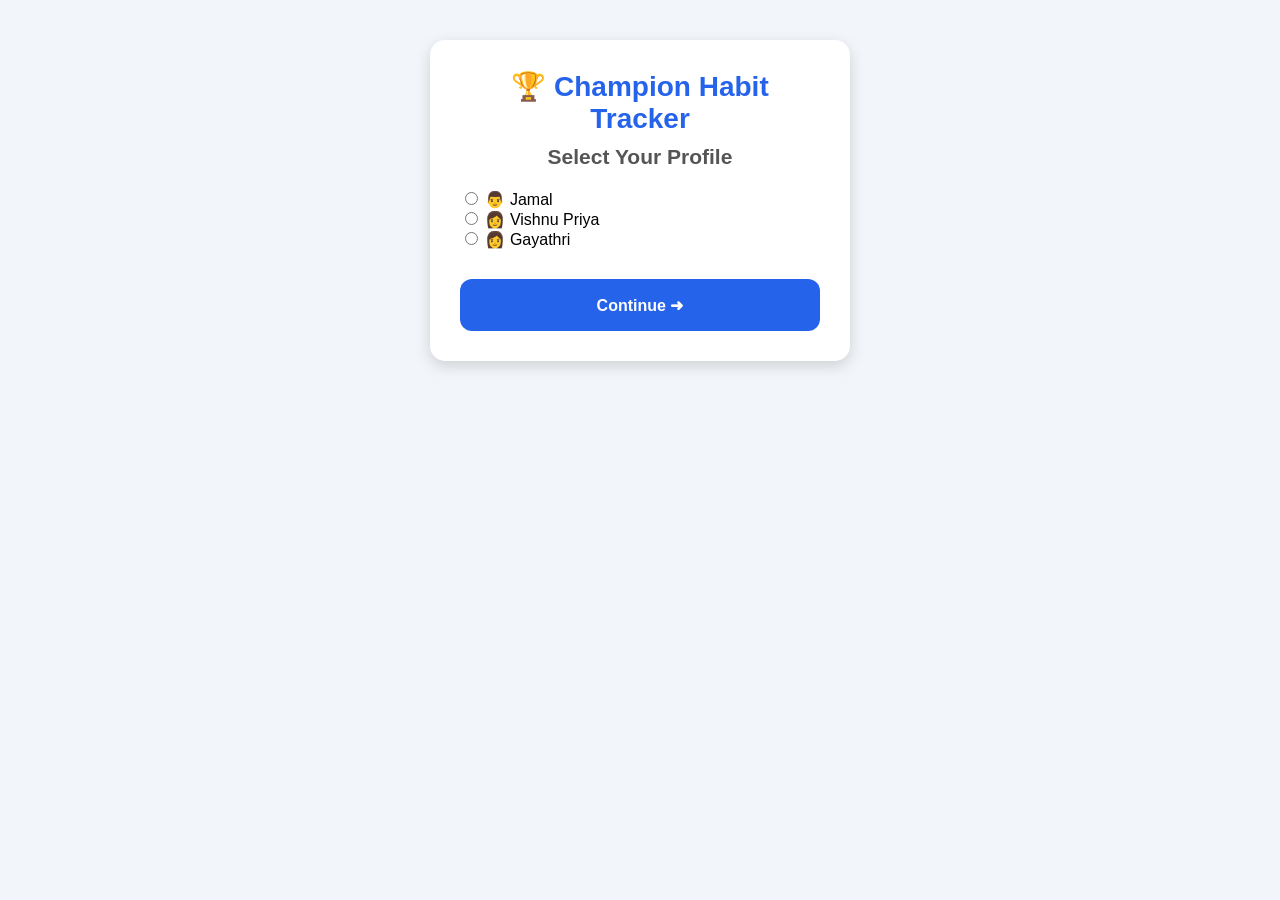
<file: index.html>
<!DOCTYPE html>
<html lang="en">

<head>

    <meta charset="UTF-8">

    <meta
        name="viewport"
        content="width=device-width, initial-scale=1.0">

    <title>Champion Habit Tracker</title>

    <link rel="stylesheet" href="style.css">

    <link rel="manifest" href="manifest.json">
<meta name="theme-color" content="#2563eb">
</head>


<body class="login-page">

    <div class="container">

        <h1>
            🏆 Champion Habit Tracker
        </h1>


        <h2>
            Select Your Profile
        </h2>


        <div class="user-option">

            <input
                type="radio"
                id="jamal"
                name="user"
                value="Jamal">

            <label for="jamal">
                👨 Jamal
            </label>

        </div>


        <div class="user-option">

            <input
                type="radio"
                id="wife"
                name="user"
                value="Vishnu Priya">

            <label for="wife">
                👩 Vishnu Priya
            </label>

        </div>


        <div class="user-option">

            <input
                type="radio"
                id="gayathri"
                name="user"
                value="Gayathri">

            <label for="gayathri">
                👩 Gayathri
            </label>

        </div>


        <br>


        <button onclick="welcomeUser()">

            Continue ➜

        </button>


    </div>


    <script src="script.js"></script>

</body>

</html>
</file>
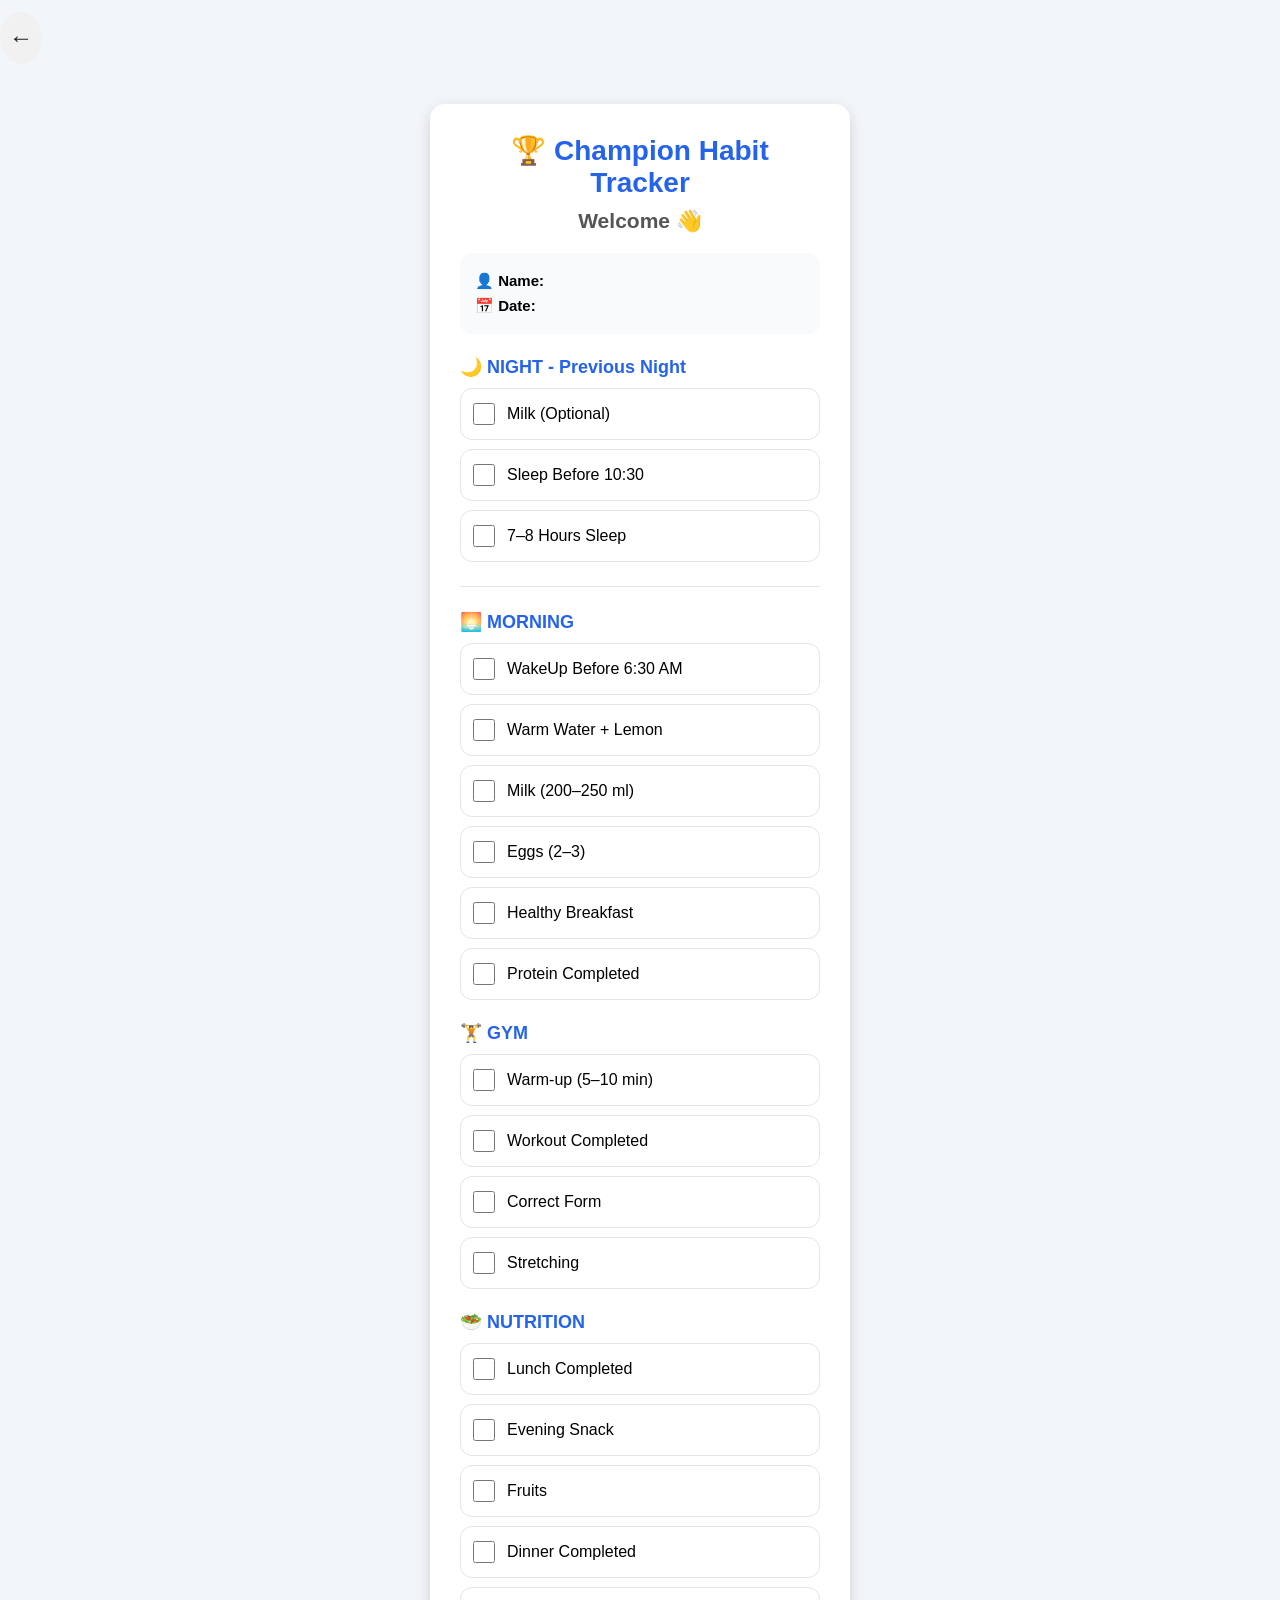
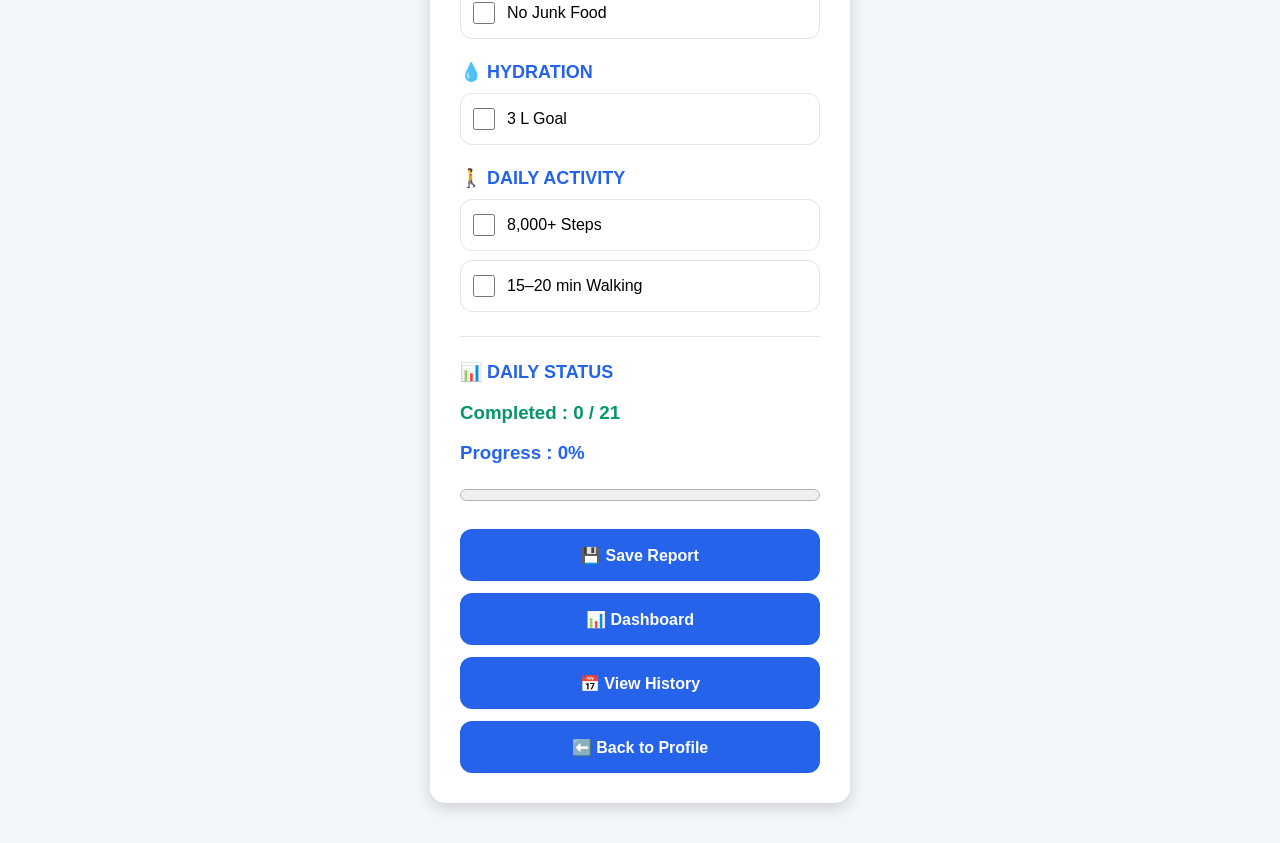
<file: checklist.html>
<!DOCTYPE html>
<html>

<head>

    <meta name="viewport" content="width=device-width, initial-scale=1.0">

    <title>Champion Habit Tracker</title>

    <link rel="stylesheet" href="style.css">

</head>

<body>

    <button
    class="back-button"
    onclick="history.back()"
    aria-label="Go back">
    ←
</button>

    <div class="container">

        <!-- =====================================
             HEADER
        ====================================== -->

        <h1>🏆 Champion Habit Tracker</h1>

        <h2 id="welcomeText">
            Welcome 👋
        </h2>


        <!-- =====================================
             DATE & USER
        ====================================== -->

        <div class="report-info">

            <p>
                👤 <strong>Name:</strong>
                <span id="userName"></span>
            </p>

            <p>
                📅 <strong>Date:</strong>
                <span id="todayDate"></span>
            </p>

        </div>

 <!-- =====================================
             NIGHT
        ====================================== -->

        <div class="section">

            <div class="section-title">
                🌙 NIGHT - Previous Night
            </div>


            <div class="habit-item">

                <input
                    type="checkbox"
                    id="nightMilk"
                    onchange="updateProgress()">

                <label for="nightMilk">
                    Milk (Optional)
                </label>

            </div>


            <div class="habit-item">

                <input
                    type="checkbox"
                    id="sleepBefore"
                    onchange="updateProgress()">

                <label for="sleepBefore">
                    Sleep Before 10:30
                </label>

            </div>


            <div class="habit-item">

                <input
                    type="checkbox"
                    id="sleepHours"
                    onchange="updateProgress()">

                <label for="sleepHours">
                    7–8 Hours Sleep
                </label>

            </div>

        </div>


        <hr>


        <!-- =====================================
             MORNING
        ====================================== -->

        <div class="section">

            <div class="section-title">
                🌅 MORNING
            </div>


            <div class="habit-item">

                <input
                    type="checkbox"
                    id="wakeUp"
                    onchange="updateProgress()">

                <label for="wakeUp">
                    WakeUp Before 6:30 AM
                </label>

            </div>


            <div class="habit-item">

                <input
                    type="checkbox"
                    id="water"
                    onchange="updateProgress()">

                <label for="water">
                    Warm Water + Lemon
                </label>

            </div>


            <div class="habit-item">

                <input
                    type="checkbox"
                    id="milk"
                    onchange="updateProgress()">

                <label for="milk">
                    Milk (200–250 ml)
                </label>

            </div>


            <div class="habit-item">

                <input
                    type="checkbox"
                    id="eggs"
                    onchange="updateProgress()">

                <label for="eggs">
                    Eggs (2–3)
                </label>

            </div>


            <div class="habit-item">

                <input
                    type="checkbox"
                    id="breakfast"
                    onchange="updateProgress()">

                <label for="breakfast">
                    Healthy Breakfast
                </label>

            </div>


            <div class="habit-item">

                <input
                    type="checkbox"
                    id="protein"
                    onchange="updateProgress()">

                <label for="protein">
                    Protein Completed
                </label>

            </div>

        </div>


        <!-- =====================================
             GYM
        ====================================== -->

        <div class="section">

            <div class="section-title">
                🏋️ GYM
            </div>


            <div class="habit-item">

                <input
                    type="checkbox"
                    id="warmUp"
                    onchange="updateProgress()">

                <label for="warmUp">
                    Warm-up (5–10 min)
                </label>

            </div>


            <div class="habit-item">

                <input
                    type="checkbox"
                    id="workout"
                    onchange="updateProgress()">

                <label for="workout">
                    Workout Completed
                </label>

            </div>


            <div class="habit-item">

                <input
                    type="checkbox"
                    id="correctForm"
                    onchange="updateProgress()">

                <label for="correctForm">
                    Correct Form
                </label>

            </div>


            <div class="habit-item">

                <input
                    type="checkbox"
                    id="stretching"
                    onchange="updateProgress()">

                <label for="stretching">
                    Stretching
                </label>

            </div>

        </div>

                <!-- =====================================
             NUTRITION
        ====================================== -->

        <div class="section">

            <div class="section-title">
                🥗 NUTRITION
            </div>


            <div class="habit-item">

                <input
                    type="checkbox"
                    id="lunch"
                    onchange="updateProgress()">

                <label for="lunch">
                    Lunch Completed
                </label>

            </div>


            <div class="habit-item">

                <input
                    type="checkbox"
                    id="eveningSnack"
                    onchange="updateProgress()">

                <label for="eveningSnack">
                    Evening Snack
                </label>

            </div>


            <div class="habit-item">

                <input
                    type="checkbox"
                    id="fruits"
                    onchange="updateProgress()">

                <label for="fruits">
                    Fruits
                </label>

            </div>


            <div class="habit-item">

                <input
                    type="checkbox"
                    id="dinner"
                    onchange="updateProgress()">

                <label for="dinner">
                    Dinner Completed
                </label>

            </div>


            <div class="habit-item">

                <input
                    type="checkbox"
                    id="noJunkFood"
                    onchange="updateProgress()">

                <label for="noJunkFood">
                    No Junk Food
                </label>

            </div>

        </div>


        <!-- =====================================
             HYDRATION
        ====================================== -->

        <div class="section">

            <div class="section-title">
                💧 HYDRATION
            </div>


            <div class="habit-item">

                <input
                    type="checkbox"
                    id="hydration"
                    onchange="updateProgress()">

                <label for="hydration">
                    3 L Goal
                </label>

            </div>

        </div>


        <!-- =====================================
             DAILY ACTIVITY
        ====================================== -->

        <div class="section">

            <div class="section-title">
                🚶 DAILY ACTIVITY
            </div>


            <div class="habit-item">

                <input
                    type="checkbox"
                    id="steps"
                    onchange="updateProgress()">

                <label for="steps">
                    8,000+ Steps
                </label>

            </div>


            <div class="habit-item">

                <input
                    type="checkbox"
                    id="walking"
                    onchange="updateProgress()">

                <label for="walking">
                    15–20 min Walking
                </label>

            </div>

        </div>

        <hr>


        <!-- =====================================
             DAILY STATUS
        ====================================== -->

        <div class="section">

            <div class="section-title">
                📊 DAILY STATUS
            </div>


            <h3 id="completedText">
                Completed : 0 / 21
            </h3>


            <h3 id="percentageText">
                Progress : 0%
            </h3>


            <progress
                id="progressBar"
                value="0"
                max="100">
            </progress>

        </div>


        <!-- =====================================
             SAVE REPORT
        ====================================== -->

        <button onclick="saveReport()">

            💾 Save Report

        </button>


        <!-- =====================================
             VIEW HISTORY
        ====================================== -->

        <button
    type="button"
    onclick="window.location='dashboard.html'">

    📊 Dashboard

</button>

        <button onclick="window.location='history.html'">

            📅 View History

        </button>

        <button onclick="window.location='index.html'">
    ⬅️ Back to Profile
</button>


    </div>


    <!-- =====================================
         JAVASCRIPT
    ====================================== -->

    <script src="script.js"></script>

</body>

</html>
</file>
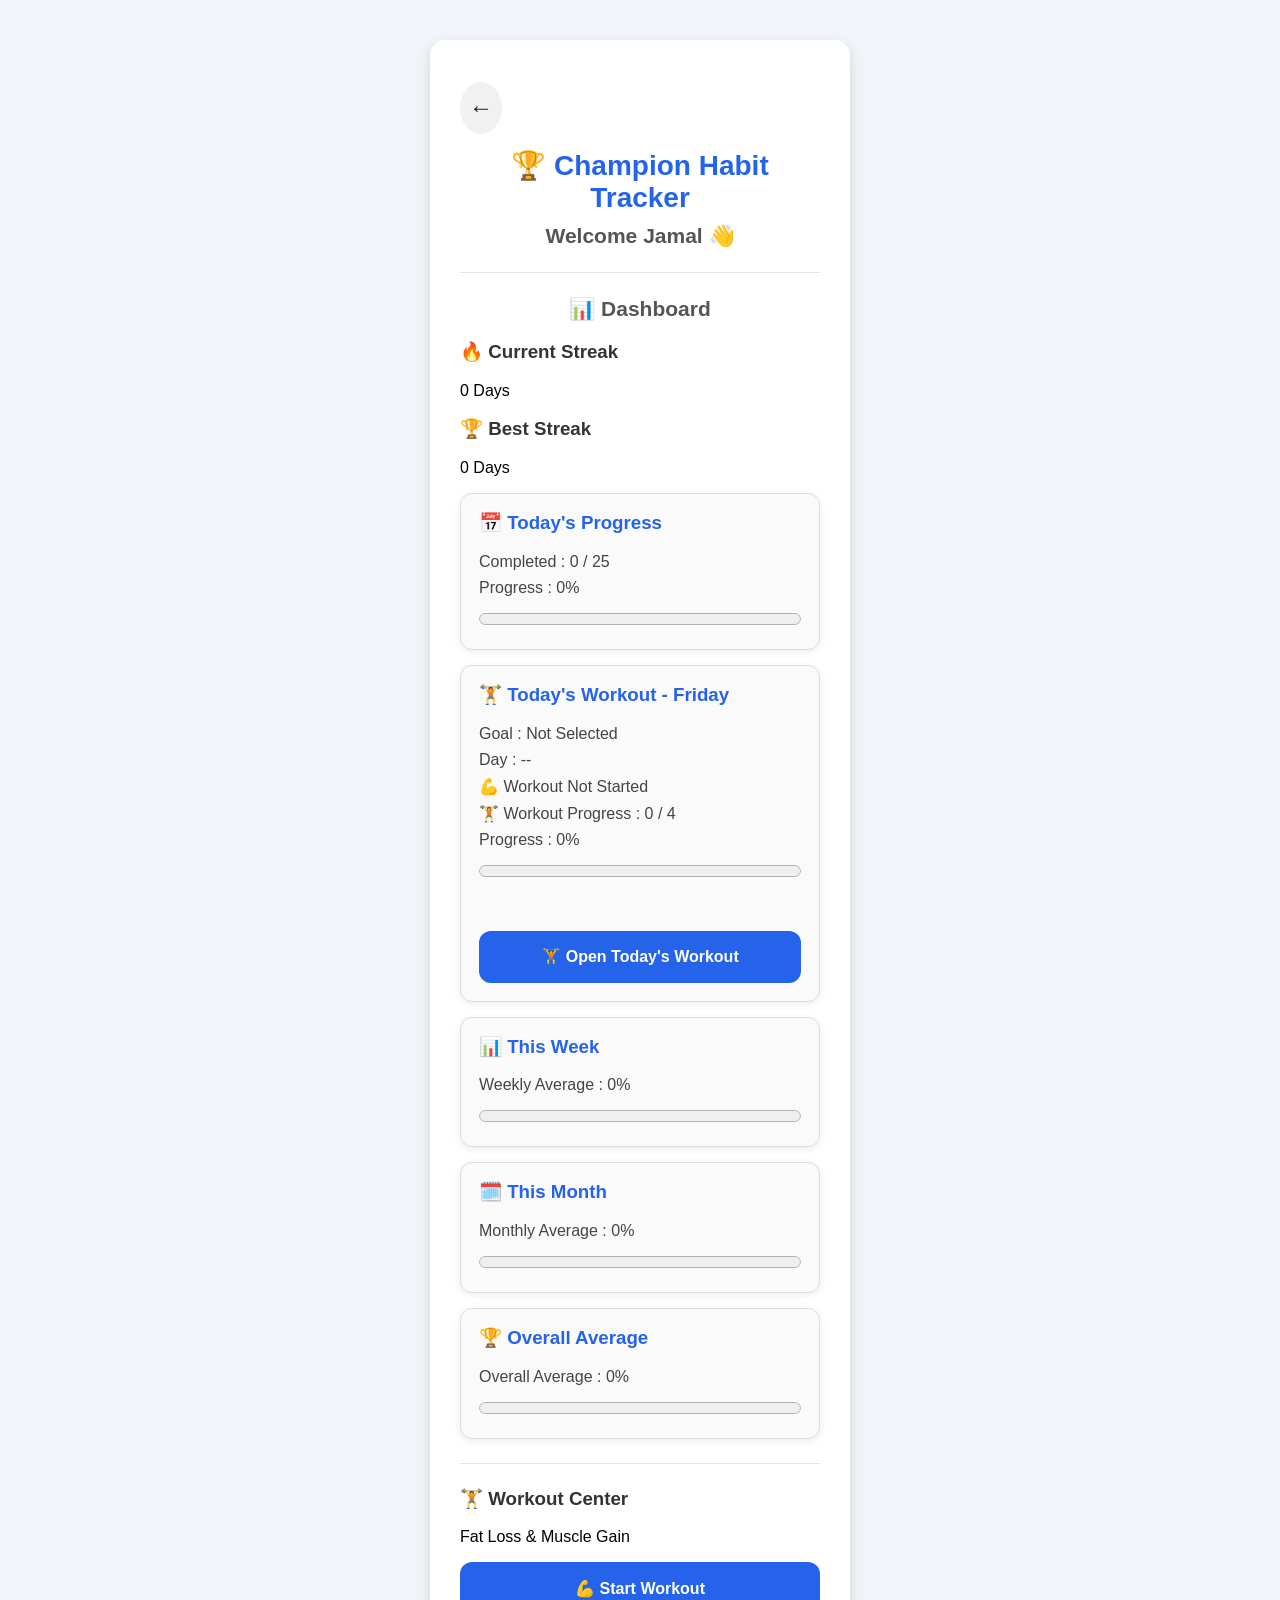
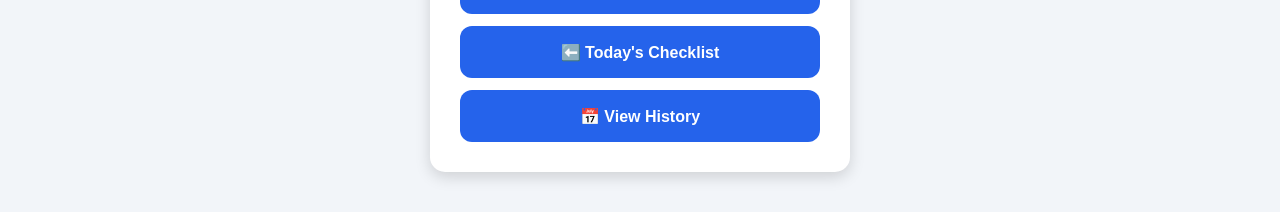
<file: dasboard.html>
<!DOCTYPE html>
<html lang="en">

<head>

    <meta charset="UTF-8">

    <meta
        name="viewport"
        content="width=device-width, initial-scale=1.0">

    <title>
        Champion Habit Tracker - Dashboard
    </title>

    <link
        rel="stylesheet"
        href="style.css">

</head>


<body>


<div class="container">


    <!-- =====================================
         BACK BUTTON
    ====================================== -->

    <button
        class="back-button"
        onclick="history.back()"
        aria-label="Go back">

        ←

    </button>


    <!-- =====================================
         HEADER
    ====================================== -->

    <h1>
        🏆 Champion Habit Tracker
    </h1>


    <h2 id="welcomeText">
        Welcome 👋
    </h2>


    <hr>


    <!-- =====================================
         DASHBOARD
    ====================================== -->

    <h2>
        📊 Dashboard
    </h2>


    <!-- =====================================
         CURRENT STREAK
    ====================================== -->

    <div class="dashboard-card">

        <h3>
            🔥 Current Streak
        </h3>

        <p id="currentStreak">
            0 Days
        </p>

    </div>


    <!-- =====================================
         BEST STREAK
    ====================================== -->

    <div class="dashboard-card">

        <h3>
            🏆 Best Streak
        </h3>

        <p id="bestStreak">
            0 Days
        </p>

    </div>


    <!-- =====================================
         TODAY'S PROGRESS
    ====================================== -->

    <div class="history-card">

        <h3>
            📅 Today's Progress
        </h3>

        <p id="todayCompleted">
            Completed : 0 / 21
        </p>

        <p id="todayPercentage">
            Progress : 0%
        </p>

        <progress
            id="todayProgressBar"
            value="0"
            max="100">
        </progress>

    </div>


    <!-- =====================================
         TODAY'S WORKOUT
    ====================================== -->

    <div
        class="history-card"
        id="todayWorkoutCard">

        <h3 id="dashboardWorkoutTitle">
            🏋️ Today's Workout
        </h3>


        <p id="workoutGoalText">
            Goal : Not Selected
        </p>


        <p id="workoutDayText">
            Day : --
        </p>


        <p id="workoutStatus">
            💪 Workout Not Started
        </p>


        <p id="workoutCompleted">
            🏋️ Workout Progress : 0 / 0
        </p>


        <p id="workoutPercentage">
            Progress : 0%
        </p>


        <progress
            id="workoutProgressBar"
            value="0"
            max="100">
        </progress>


        <br>
        <br>


        <!-- IMPORTANT:
             This function is defined in dashboard.js -->

        <button
            type="button"
            id="openTodayWorkoutButton"
            onclick="openTodayWorkout()">

            🏋️ Open Today's Workout

        </button>

    </div>


    <!-- =====================================
         WEEKLY AVERAGE
    ====================================== -->

    <div class="history-card">

        <h3>
            📊 This Week
        </h3>

        <p id="dashboardWeeklyAverage">
            Weekly Average : 0%
        </p>

        <progress
            id="dashboardWeeklyBar"
            value="0"
            max="100">
        </progress>

    </div>


    <!-- =====================================
         MONTHLY AVERAGE
    ====================================== -->

    <div class="history-card">

        <h3>
            🗓️ This Month
        </h3>

        <p id="dashboardMonthlyAverage">
            Monthly Average : 0%
        </p>

        <progress
            id="dashboardMonthlyBar"
            value="0"
            max="100">
        </progress>

    </div>


    <!-- =====================================
         OVERALL AVERAGE
    ====================================== -->

    <div class="history-card">

        <h3>
            🏆 Overall Average
        </h3>

        <p id="overallAverage">
            Overall Average : 0%
        </p>

        <progress
            id="overallProgressBar"
            value="0"
            max="100">
        </progress>

    </div>


    <hr>


    <!-- =====================================
         WORKOUT CENTER
    ===================================== -->

    <div class="dashboard-card">

        <h3>
            🏋️ Workout Center
        </h3>

        <p>
            Fat Loss & Muscle Gain
        </p>


        <button
            type="button"
            onclick="window.location.href='workout.html'">

            💪 Start Workout

        </button>

    </div>


    <!-- =====================================
         NAVIGATION
    ====================================== -->

    <button
        type="button"
        onclick="window.location.href='checklist.html'">

        ⬅️ Today's Checklist

    </button>


    <button
        type="button"
        onclick="window.location.href='history.html'">

        📅 View History

    </button>


</div>


<!-- =====================================
     DASHBOARD JAVASCRIPT
====================================== -->

<script src="dashboard.js"></script>


</body>

</html>
</file>
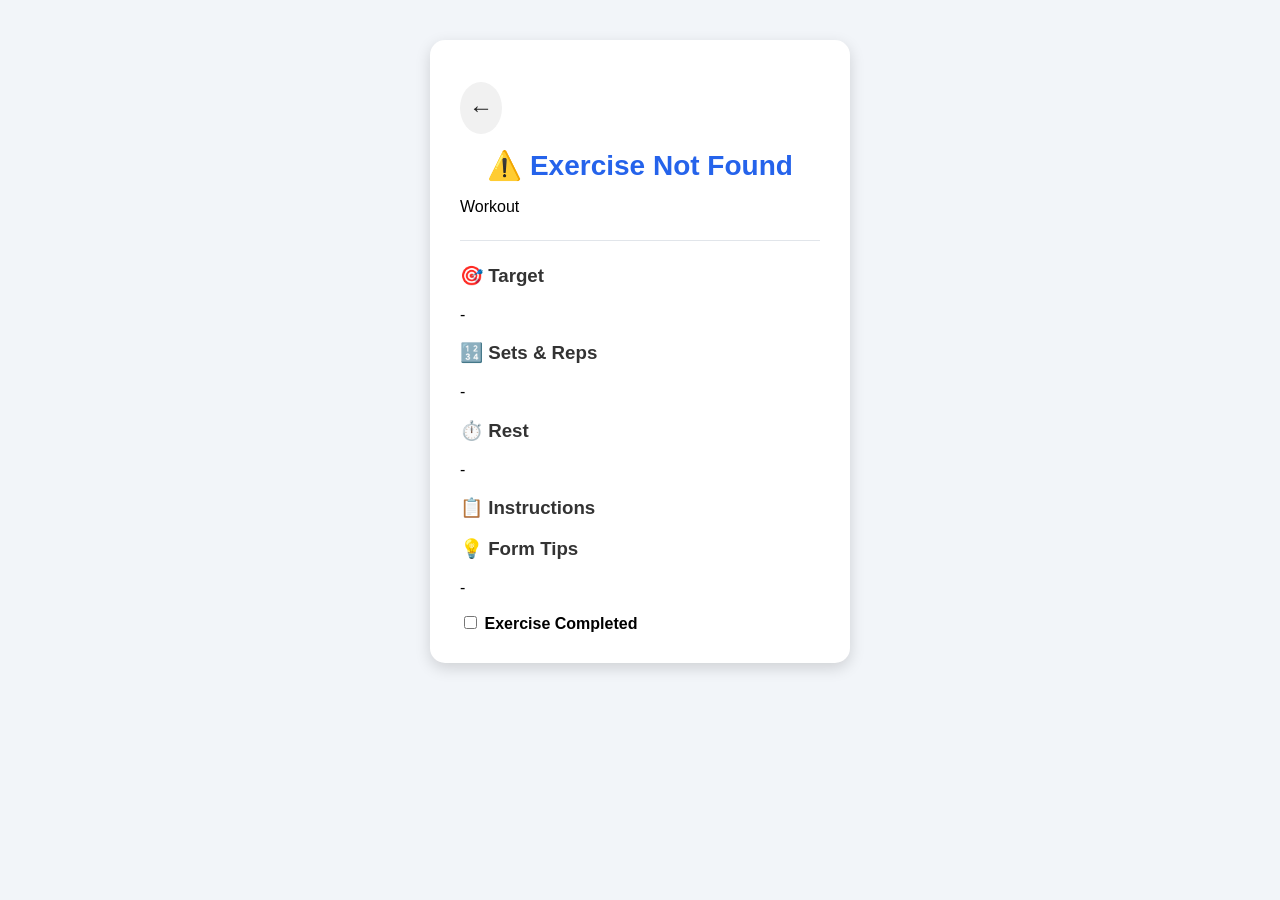
<file: exercise.html>
<!DOCTYPE html>
<html lang="en">

<head>

    <meta charset="UTF-8">

    <meta
        name="viewport"
        content="width=device-width, initial-scale=1.0">

    <title>
        Champion Habit Tracker - Exercise
    </title>

    <link
        rel="stylesheet"
        href="style.css">

</head>

<body>

<div class="container">

    <button
        type="button"
        onclick="history.back()"
        class="back-button"
        aria-label="Go back">
        ←
    </button>


    <!-- =================================
         EXERCISE HEADER
    ================================== -->

    <h1 id="exerciseTitle">
        🏋️ Exercise
    </h1>


    <p id="exerciseSubtitle">
        Workout
    </p>


    <hr>


    <!-- =================================
         WORKOUT DETAILS
    ================================== -->

    <div class="dashboard-card">

        <h3>
            🎯 Target
        </h3>

        <p id="targetMuscle">
            -
        </p>


        <h3>
            🔢 Sets & Reps
        </h3>

        <p id="setsReps">
            -
        </p>


        <h3>
            ⏱️ Rest
        </h3>

        <p id="restTime">
            -
        </p>

    </div>


    <!-- =================================
         INSTRUCTIONS
    ================================== -->

    <div class="dashboard-card">

        <h3>
            📋 Instructions
        </h3>

        <ol id="instructions"></ol>

    </div>


    <!-- =================================
         FORM TIPS
    ================================== -->

    <div class="dashboard-card">

        <h3>
            💡 Form Tips
        </h3>

        <p id="formTips">
            -
        </p>

    </div>


    <!-- =================================
         COMPLETION
    ================================== -->

    <div class="dashboard-card">

        <label>

            <input
                type="checkbox"
                id="exerciseCompleted">

            <strong>
                Exercise Completed
            </strong>

        </label>

    </div>


    <!-- =================================
         NEXT WORKOUT
    ================================== -->

    <button
        type="button"
        id="nextWorkoutButton"
        style="display:none;">

        Next Workout ➡️

    </button>

</div>


<script src="exercise.js"></script>

</body>
</html>
</file>
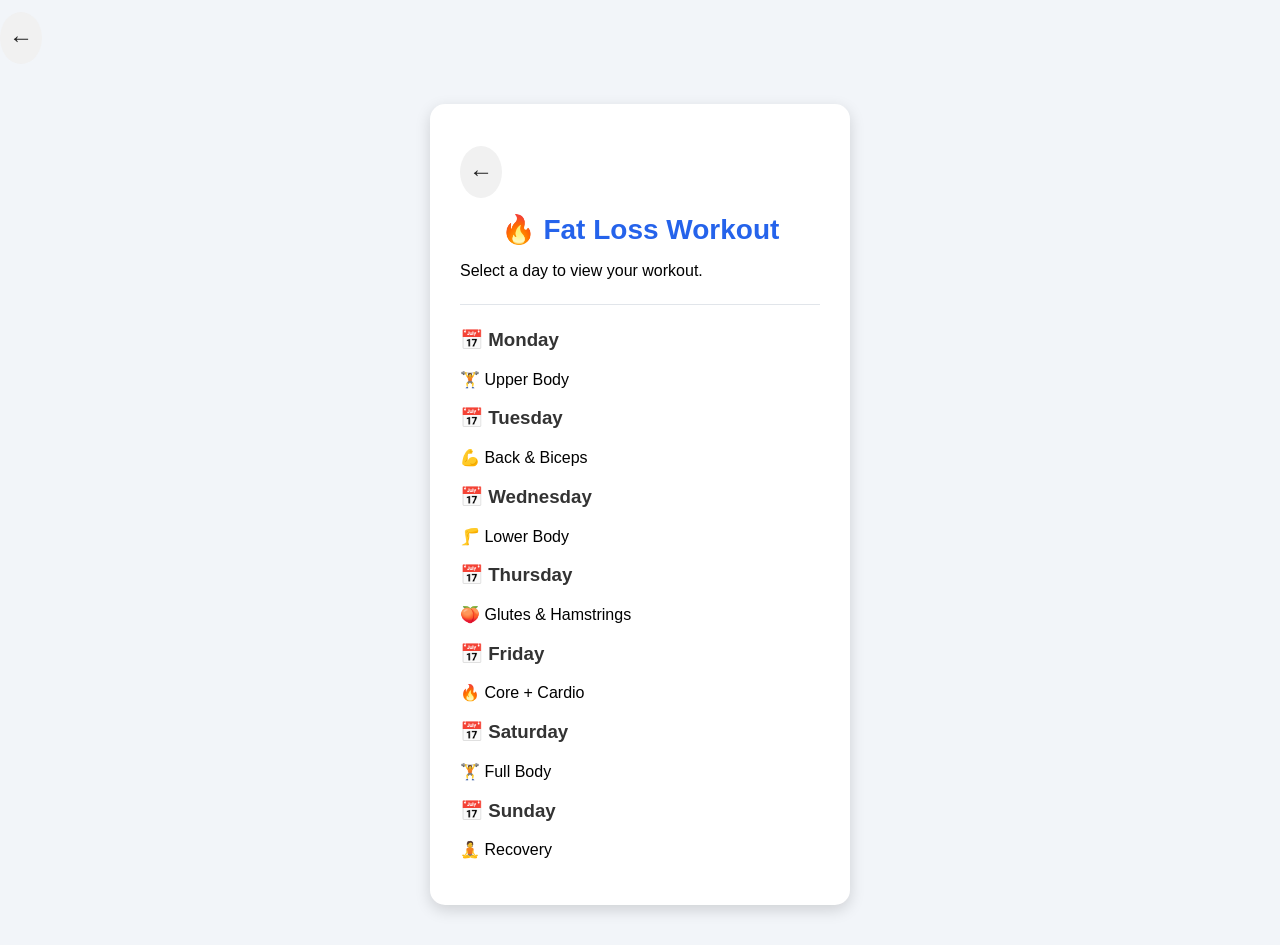
<file: fat-loss.html>
<!DOCTYPE html>
<html lang="en">

<head>

    <meta charset="UTF-8">

    <meta
        name="viewport"
        content="width=device-width, initial-scale=1.0">

    <title>Champion Habit Tracker - Fat Loss</title>

    <link
        rel="stylesheet"
        href="style.css">

</head>

<body>

    <button
    class="back-button"
    onclick="history.back()"
    aria-label="Go back">
    ←
</button>

    <div class="container">

        <!-- =====================================
             BACK BUTTON
        ====================================== -->

        <button
            type="button"
            onclick="history.back()"
            class="back-button">

            ←

        </button>


        <!-- =====================================
             HEADER
        ====================================== -->

        <h1>
            🔥 Fat Loss Workout
        </h1>

        <p>
            Select a day to view your workout.
        </p>

        <hr>


        <!-- =====================================
             MONDAY
        ====================================== -->

        <div
            class="dashboard-card"
            onclick="openWorkoutDay('Monday')">

            <h3>
                📅 Monday
            </h3>

            <p>
                🏋️ Upper Body
            </p>

        </div>


        <!-- =====================================
             TUESDAY
        ====================================== -->

        <div
            class="dashboard-card"
            onclick="openWorkoutDay('Tuesday')">

            <h3>
                📅 Tuesday
            </h3>

            <p>
                💪 Back & Biceps
            </p>

        </div>


        <!-- =====================================
             WEDNESDAY
        ====================================== -->

        <div
            class="dashboard-card"
            onclick="openWorkoutDay('Wednesday')">

            <h3>
                📅 Wednesday
            </h3>

            <p>
                🦵 Lower Body
            </p>

        </div>


        <!-- =====================================
             THURSDAY
        ====================================== -->

        <div
            class="dashboard-card"
            onclick="openWorkoutDay('Thursday')">

            <h3>
                📅 Thursday
            </h3>

            <p>
                🍑 Glutes & Hamstrings
            </p>

        </div>


        <!-- =====================================
             FRIDAY
        ====================================== -->

        <div
            class="dashboard-card"
            onclick="openWorkoutDay('Friday')">

            <h3>
                📅 Friday
            </h3>

            <p>
                🔥 Core + Cardio
            </p>

        </div>


        <!-- =====================================
             SATURDAY
        ====================================== -->

        <div
            class="dashboard-card"
            onclick="openWorkoutDay('Saturday')">

            <h3>
                📅 Saturday
            </h3>

            <p>
                🏋️ Full Body
            </p>

        </div>


        <!-- =====================================
             SUNDAY
        ====================================== -->

        <div
            class="dashboard-card"
            onclick="openWorkoutDay('Sunday')">

            <h3>
                📅 Sunday
            </h3>

            <p>
                🧘 Recovery
            </p>

        </div>

    </div>


    <!-- =====================================
         JAVASCRIPT
    ====================================== -->

    <script>

        function openWorkoutDay(day) {

            window.location =
                `workout-day.html?goal=fatLoss&day=${day}`;

        }

    </script>

</body>

</html>
</file>
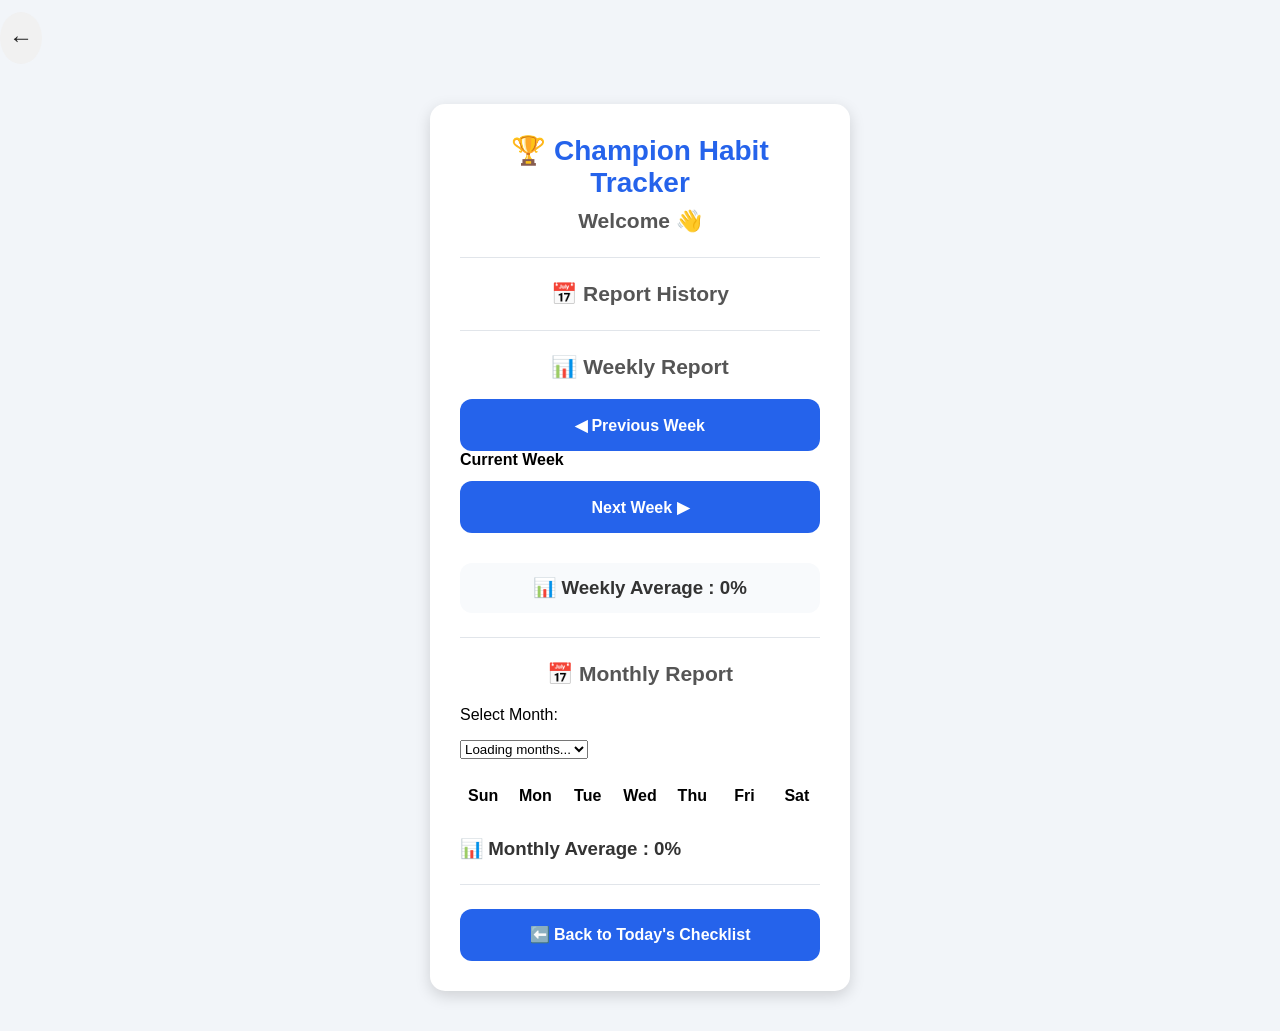
<file: history.html>
<!DOCTYPE html>
<html lang="en">

<head>

    <meta charset="UTF-8">

    <meta
        name="viewport"
        content="width=device-width, initial-scale=1.0">

    <title>Champion Habit Tracker - History</title>

    <link
        rel="stylesheet"
        href="style.css">

    <style>

        /* =====================================
           MONTH CALENDAR
        ===================================== */

        .calendar-container {
            margin-top: 20px;
        }

        .calendar-header {
            display: grid;
            grid-template-columns: repeat(7, 1fr);
            gap: 6px;
            margin-bottom: 6px;
        }

        .calendar-header div {
            text-align: center;
            font-weight: bold;
            padding: 8px 2px;
        }

        .calendar-grid {
            display: grid;
            grid-template-columns: repeat(7, 1fr);
            gap: 6px;
        }

        .calendar-day {
            min-height: 65px;
            border: 1px solid #ddd;
            border-radius: 10px;
            padding: 6px;
            text-align: center;
            cursor: pointer;
            background: #fff;
            transition: 0.2s;
        }

        .calendar-day:hover {
            transform: scale(1.03);
        }

        .calendar-day.empty {
            border: none;
            background: transparent;
            cursor: default;
        }

        .calendar-day.today {
            border: 2px solid #2196f3;
        }

        .calendar-day.has-report {
            background: #e8f5e9;
            border-color: #4caf50;
        }

        .calendar-day.no-report {
            background: #fafafa;
        }

        .calendar-date {
            font-size: 18px;
            font-weight: bold;
        }

        .calendar-progress {
            font-size: 12px;
            margin-top: 5px;
        }

        .calendar-dot {
            font-size: 11px;
            margin-top: 3px;
        }

        /* =====================================
           SELECTED DATE REPORT
        ===================================== */

        #selectedDateReport {
            margin-top: 20px;
        }

        .selected-date-card {
            padding: 18px;
            border-radius: 12px;
            background: #f5f5f5;
            border: 1px solid #ddd;
        }

        .selected-date-card progress {
            width: 100%;
        }

        /* =====================================
           MOBILE
        ===================================== */

        @media (max-width: 600px) {

            .calendar-grid,
            .calendar-header {
                gap: 3px;
            }

            .calendar-day {
                min-height: 55px;
                padding: 4px;
            }

            .calendar-date {
                font-size: 15px;
            }

            .calendar-progress {
                font-size: 10px;
            }

            .calendar-dot {
                font-size: 9px;
            }

        }

    </style>

</head>


<body>

    <button
    class="back-button"
    onclick="history.back()"
    aria-label="Go back">
    ←
</button>

<div class="container">


    <!-- =====================================
         HEADER
    ====================================== -->

    <h1>
        🏆 Champion Habit Tracker
    </h1>


    <h2 id="welcomeText">
        Welcome 👋
    </h2>


    <hr>


    <!-- =====================================
         DAILY REPORT HISTORY
    ====================================== -->

    <h2>
        📅 Report History
    </h2>


    <div id="historyList">

        <!-- Daily reports appear here -->

    </div>


    <hr>


    <!-- =====================================
         WEEKLY REPORT
    ====================================== -->

    <h2>
        📊 Weekly Report
    </h2>


    <!-- WEEK NAVIGATION -->

    <div class="weekly-navigation">

        <button
            id="previousWeek"
            type="button">

            ◀ Previous Week

        </button>


        <strong id="weekTitle">

            Current Week

        </strong>


        <button
            id="nextWeek"
            type="button"
            disabled>

            Next Week ▶

        </button>

    </div>


    <!-- WEEKLY DAYS -->

    <div id="weeklyDays">

        <!-- Weekly data appears here -->

    </div>


    <!-- WEEKLY AVERAGE -->

    <h3 id="weeklyAverage">

        📊 Weekly Average : 0%

    </h3>


    <hr>


    <!-- =====================================
         MONTHLY REPORT
    ====================================== -->

    <h2>
        📅 Monthly Report
    </h2>


    <p>
        Select Month:
    </p>


    <select id="monthSelector">

        <option value="">
            Loading months...
        </option>

    </select>


    <!-- =====================================
         CALENDAR
    ====================================== -->

    <div class="calendar-container">


        <!-- DAYS HEADER -->

        <div class="calendar-header">

            <div>Sun</div>
            <div>Mon</div>
            <div>Tue</div>
            <div>Wed</div>
            <div>Thu</div>
            <div>Fri</div>
            <div>Sat</div>

        </div>


        <!-- CALENDAR DATES -->

        <div id="monthlyCalendar"
             class="calendar-grid">

            <!-- Calendar generated by JavaScript -->

        </div>


    </div>


    <!-- =====================================
         MONTHLY AVERAGE
    ====================================== -->

    <h3 id="monthlyAverage">

        📊 Monthly Average : 0%

    </h3>


    <!-- =====================================
         SELECTED DATE REPORT
    ====================================== -->

    <div id="selectedDateReport">

        <!-- Selected date report appears here -->

    </div>


    <hr>


    <!-- =====================================
         BACK TO CHECKLIST
    ====================================== -->

    <button
        type="button"
        onclick="window.location='checklist.html'">

        ⬅️ Back to Today's Checklist

    </button>


</div>


<!-- =====================================
     JAVASCRIPT
====================================== -->

<script src="script.js"></script>


</body>

</html>
</file>
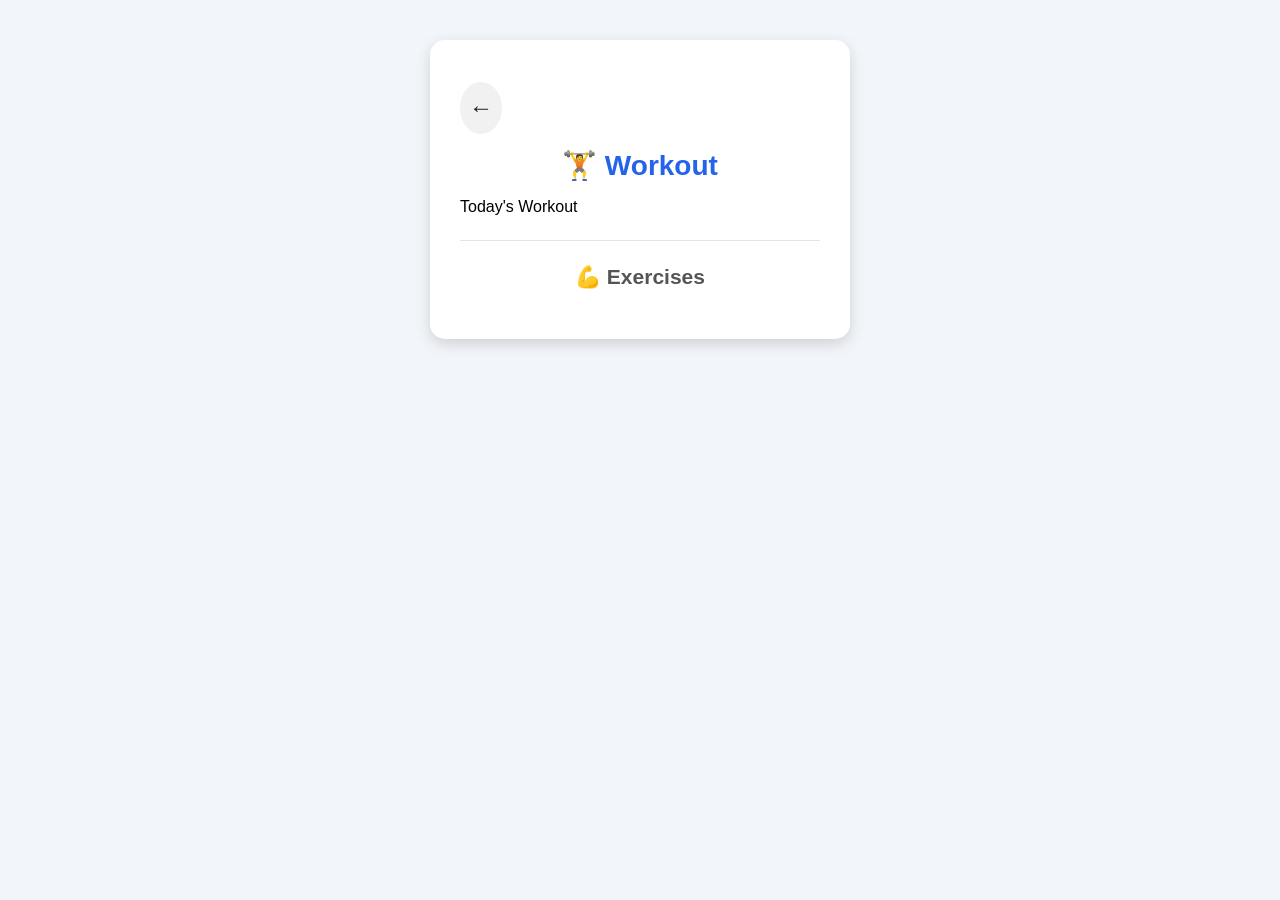
<file: workout-day.html>
<!DOCTYPE html>
<html lang="en">

<head>

    <meta charset="UTF-8">

    <meta
        name="viewport"
        content="width=device-width, initial-scale=1.0">

    <title>
        Champion Habit Tracker - Workout Day
    </title>

    <link
        rel="stylesheet"
        href="style.css">

</head>

<body>

<div class="container">

    <button
        type="button"
        onclick="history.back()"
        class="back-button"
        aria-label="Go back">
        ←
    </button>


    <h1 id="workoutTitle">
        🏋️ Workout
    </h1>


    <p id="workoutDescription">
        Today's Workout
    </p>


    <hr>


    <h2>
        💪 Exercises
    </h2>


    <div id="exerciseList"></div>

</div>


<script src="workout.js"></script>

</body>
</html>
</file>
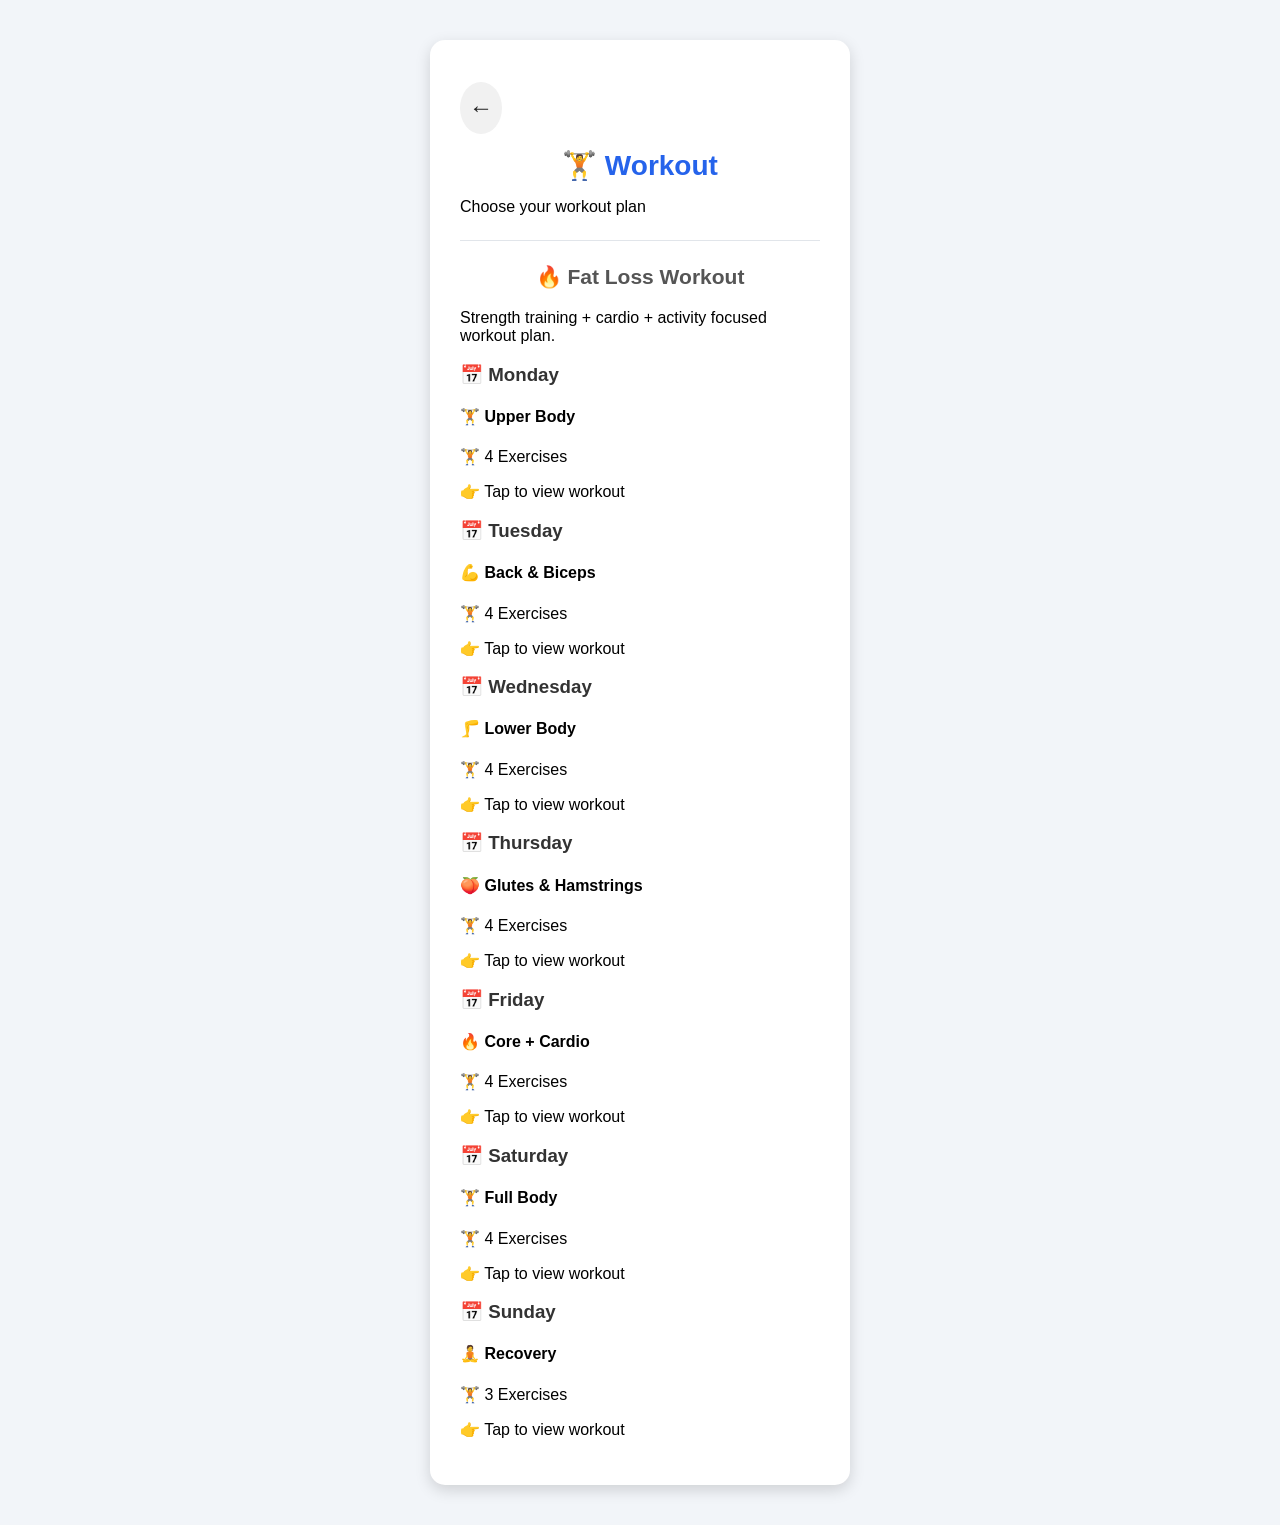
<file: workout.html>
<!DOCTYPE html>
<html lang="en">

<head>
    <meta charset="UTF-8">

    <meta
        name="viewport"
        content="width=device-width, initial-scale=1.0">

    <title>Champion Habit Tracker - Workout</title>

    <link
        rel="stylesheet"
        href="style.css">
</head>

<body>

<div class="container">

    <button
        type="button"
        onclick="history.back()"
        class="back-button"
        aria-label="Go back">
        ←
    </button>

    <h1 id="workoutTitle">
        🏋️ Workout
    </h1>

    <p id="workoutDescription">
        Choose your workout plan
    </p>

    <hr>

    <h2 id="selectedGoal">
        💪 Workout Plan
    </h2>

    <p id="goalDescription"></p>

    <div id="workoutPlan"></div>

</div>

<script src="workout.js"></script>

</body>
</html>
</file>
<file: style.css>
/* ===========================================
   GLOBAL
=========================================== */

* {
    box-sizing: border-box;
}

html,
body {
    margin: 0;
    padding: 0;
    width: 100%;
    min-height: 100%;
}

html {
    overflow-x: hidden;
}

body {
    font-family: Arial, Helvetica, sans-serif;
    background: #f2f5f9;
    overflow-x: hidden;
}


/* ===========================================
   MAIN CONTAINER
=========================================== */

.container {
    width: 420px;
    max-width: calc(100% - 30px);
    margin: 40px auto;
    background: #ffffff;
    padding: 30px;
    border-radius: 15px;
    box-shadow: 0 5px 15px rgba(0,0,0,.15);
}


/* ===========================================
   HEADINGS
=========================================== */

h1 {
    text-align: center;
    color: #2563eb;
    margin: 0 0 10px;
    font-size: 28px;
}

h2 {
    text-align: center;
    color: #555;
    margin: 0 0 20px;
    font-size: 21px;
}

h3 {
    color: #333;
}


/* ===========================================
   REPORT INFO
=========================================== */

.report-info {
    background: #f8fafc;
    padding: 12px 15px;
    border-radius: 12px;
    margin-bottom: 20px;
}

.report-info p {
    margin: 7px 0;
    text-align: left;
    font-size: 15px;
}


/* ===========================================
   HABIT SECTION
=========================================== */

.section {
    margin: 22px 0;
}

.section-title {
    font-size: 18px;
    font-weight: bold;
    color: #2563eb;
    margin-bottom: 10px;
}


/* ===========================================
   HABIT ITEM
=========================================== */

.habit-item {
    display: flex;
    align-items: center;

    width: 100%;
    min-height: 52px;

    padding: 13px 12px;
    margin-bottom: 9px;

    background: #ffffff;

    border: 1px solid #e1e5ea;
    border-radius: 12px;

    gap: 12px;
}


/* Checkbox */

.habit-item input {
    width: 22px;
    height: 22px;

    min-width: 22px;
    min-height: 22px;

    margin: 0;

    cursor: pointer;
}


/* Label */

.habit-item label {
    flex: 1;

    margin: 0;

    font-size: 16px;
    line-height: 1.35;

    cursor: pointer;

    word-break: normal;
}


/* ===========================================
   BUTTONS
=========================================== */

button {
    display: block;

    width: 100%;
    min-height: 52px;

    padding: 14px 16px;
    margin-top: 12px;

    border: none;
    border-radius: 12px;

    background: #2563eb;
    color: #ffffff;

    font-size: 16px;
    font-weight: 600;

    cursor: pointer;
}


/* ===========================================
   PROGRESS
=========================================== */

progress {
    display: block;

    width: 100%;
    height: 24px;

    margin-top: 10px;
}

#completedText {
    color: #059669;
}

#percentageText {
    color: #2563eb;
}


/* ===========================================
   HORIZONTAL LINE
=========================================== */

hr {
    border: none;
    border-top: 1px solid #e1e5ea;

    margin: 24px 0;
}


/* ===========================================
   HISTORY
=========================================== */

.history-card {
    background: #fafafa;

    border: 1px solid #ddd;
    border-radius: 12px;

    padding: 18px;
    margin-bottom: 15px;

    box-shadow: 0 2px 8px rgba(0,0,0,.08);
}

.history-card h3 {
    margin-top: 0;
    color: #2563eb;
}

.history-card p {
    margin: 8px 0;
    color: #444;
}


/* ===========================================
   MOBILE APP LAYOUT
=========================================== */

@media (max-width: 600px) {

    body {
        background: #f2f5f9;
    }

    .container {
        width: 100%;
        max-width: none;

        margin: 0;
        padding: 18px 14px 30px;

        border-radius: 0;
        box-shadow: none;
    }

    h1 {
        font-size: 23px;
        line-height: 1.2;
    }

    h2 {
        font-size: 18px;
        margin-bottom: 18px;
    }

    .report-info {
        padding: 11px 13px;
        margin-bottom: 18px;
    }

    .report-info p {
        font-size: 14px;
    }

    .section {
        margin: 20px 0;
    }

    .section-title {
        font-size: 17px;
        margin-bottom: 9px;
    }

    .habit-item {
        min-height: 54px;
        padding: 14px 12px;
        border-radius: 12px;
    }

    .habit-item input {
        width: 23px;
        height: 23px;

        min-width: 23px;
        min-height: 23px;
    }

    .habit-item label {
        font-size: 16px;
        line-height: 1.35;
    }

    button {
        min-height: 52px;
        font-size: 16px;
    }

    progress {
        height: 24px;
    }
}

/* ===========================================
   LOGIN PAGE CENTER
=========================================== */

@media (max-width: 500px) {

    body.login-page {
        min-height: 100vh;
        display: flex;
        align-items: center;
        justify-content: center;
    }

    body.login-page .container {
        margin: 0;
    }

}

/* ===========================================
   SMALL PHONES
=========================================== */

@media (max-width: 380px) {

    .container {
        padding-left: 11px;
        padding-right: 11px;
    }

    h1 {
        font-size: 21px;
    }

    h2 {
        font-size: 17px;
    }

    .habit-item {
        padding: 13px 10px;
    }

    .habit-item label {
        font-size: 15px;
    }
}

/* ===========================================
   WEEKLY REPORT
=========================================== */

#weeklyDays {
    display: grid;
    grid-template-columns: repeat(2, 1fr);
    gap: 10px;
    margin-top: 12px;
}

#weeklyDays .history-card {
    margin-bottom: 0;
    padding: 12px;
    text-align: center;
}

#weeklyDays .history-card h3 {
    margin: 0 0 6px;
    font-size: 16px;
}

#weeklyDays .history-card p {
    margin: 5px 0;
    font-size: 14px;
}

#weeklyDays progress {
    height: 12px;
    margin-top: 6px;
}

#weeklyAverage {
    margin-top: 18px;
    padding: 14px;
    background: #f8fafc;
    border-radius: 12px;
    text-align: center;
}


/* ===========================================
   WEEKLY REPORT MOBILE
=========================================== */

@media (max-width: 380px) {

    #weeklyDays {
        gap: 8px;
    }

    #weeklyDays .history-card {
        padding: 10px 7px;
    }

    #weeklyDays .history-card h3 {
        font-size: 15px;
    }

    #weeklyDays .history-card p {
        font-size: 13px;
    }

} 

/* =====================================
   MONTHLY CALENDAR
===================================== */

.monthly-calendar {
    width: 100%;
    margin-top: 20px;
}


.calendar-title {
    text-align: center;
    margin-bottom: 15px;
}


.calendar-day-names {
    display: grid;
    grid-template-columns: repeat(7, 1fr);
    gap: 5px;
    margin-bottom: 5px;
}


.calendar-day-names div {
    text-align: center;
    font-weight: bold;
    padding: 8px 2px;
}


.calendar-grid {
    display: grid;
    grid-template-columns: repeat(7, 1fr);
    gap: 6px;
}


.calendar-date,
.calendar-empty {
    min-height: 65px;
}


.calendar-date {
    border: 1px solid #ccc;
    border-radius: 8px;
    background: white;
    cursor: pointer;

    display: flex;
    flex-direction: column;
    align-items: center;
    justify-content: center;

    padding: 5px;
}


.calendar-date:hover {
    transform: scale(1.03);
}


.calendar-number {
    font-size: 18px;
    font-weight: bold;
}


.calendar-progress {
    font-size: 12px;
    margin-top: 5px;
}


.calendar-status {
    font-size: 13px;
    margin-top: 5px;
}


.has-report {
    border: 2px solid #28a745;
}


.no-report {
    opacity: 0.7;
}


.future-date {
    background: #eeeeee;
    color: #999;
    cursor: not-allowed;
}


.selected-date-report {
    margin-top: 20px;
    padding: 15px;
    border: 1px solid #ccc;
    border-radius: 10px;
}


.selected-date-report progress {
    width: 100%;
}


.selected-date-report ul {
    padding-left: 25px;
}


@media (max-width: 600px) {

    .calendar-grid {
        gap: 3px;
    }

    .calendar-day-names {
        gap: 3px;
    }

    .calendar-date,
    .calendar-empty {
        min-height: 50px;
    }

    .calendar-number {
        font-size: 15px;
    }

    .calendar-progress,
    .calendar-status {
        font-size: 10px;
    }

}

.back-button {
    width: 42px;
    height: 42px;
    border-radius: 50%;
    border: none;
    background: #f1f1f1;
    color: #222;
    font-size: 24px;
    display: flex;
    align-items: center;
    justify-content: center;
    cursor: pointer;
    margin-bottom: 15px;
    transition: 0.2s ease;
}

.back-button:hover {
    transform: translateX(-2px);
    background: #e5e5e5;
}

/* =====================================
   NEXT WORKOUT BUTTON
===================================== */

.next-workout-button {

    width: 100%;
    padding: 16px;

    border: none;
    border-radius: 14px;

    background: #3563e9;
    color: white;

    font-size: 18px;
    font-weight: 600;

    cursor: pointer;

    margin-top: 15px;

}


/* =====================================
   WORKOUT COMPLETE OVERLAY
===================================== */

.workout-complete-overlay {

    position: fixed;

    inset: 0;

    background: rgba(0, 0, 0, 0.45);

    display: flex;

    align-items: center;

    justify-content: center;

    padding: 20px;

    z-index: 9999;

}


/* =====================================
   POPUP
===================================== */

.workout-complete-popup {

    width: 100%;
    max-width: 360px;

    background: white;

    border-radius: 20px;

    padding: 28px 22px;

    text-align: center;

    box-shadow:
        0 15px 40px rgba(0, 0, 0, 0.25);

}


.workout-complete-popup .popup-icon {

    font-size: 48px;

    margin-bottom: 10px;

}


.workout-complete-popup h2 {

    margin: 5px 0 10px;

}


.workout-complete-popup p {

    margin-bottom: 15px;

}


.workout-complete-popup h3 {

    margin-bottom: 20px;

}


.workout-complete-popup button {

    width: 100%;

    padding: 14px;

    border: none;

    border-radius: 12px;

    background: #3563e9;

    color: white;

    font-size: 17px;

    font-weight: 600;

    cursor: pointer;

}
</file>
